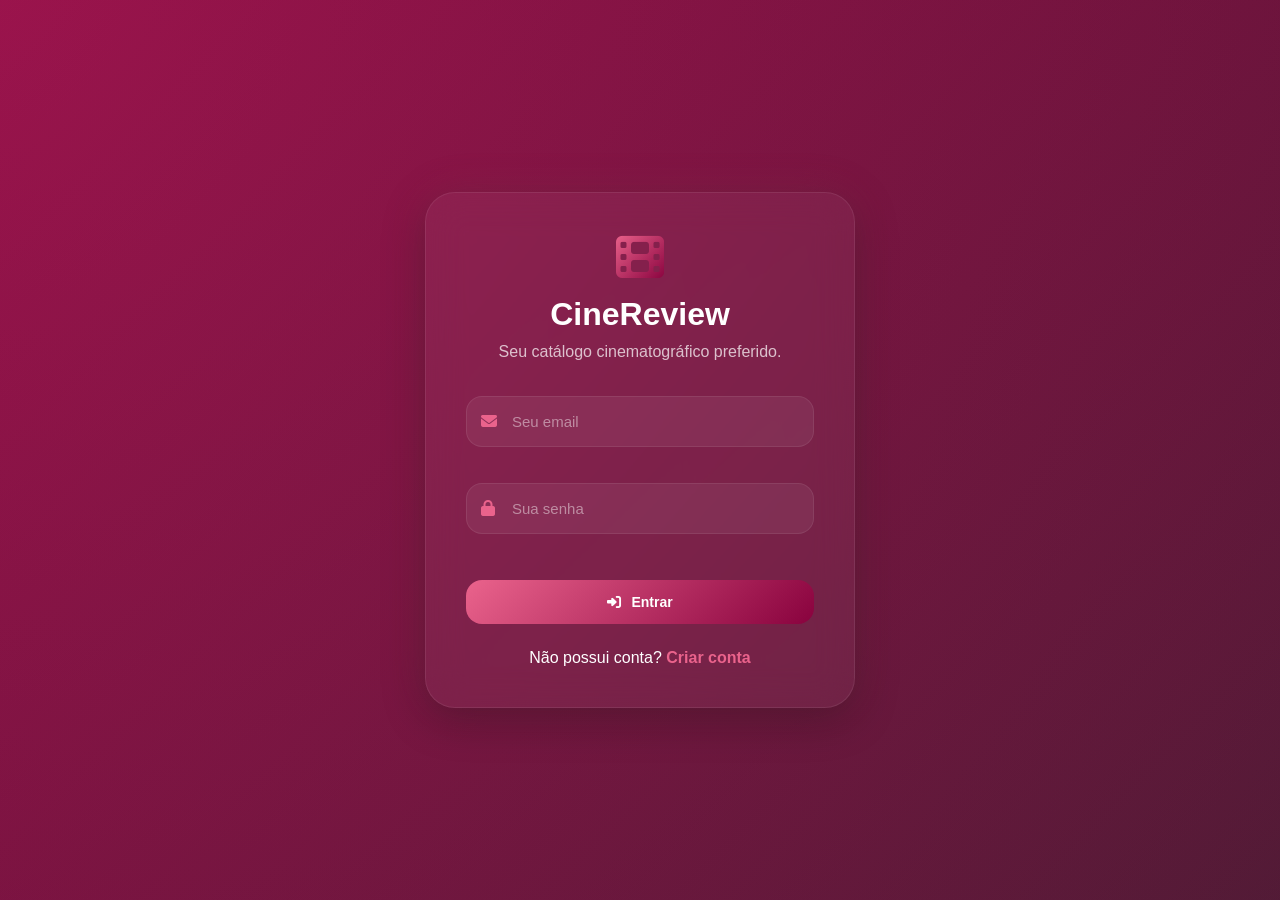
<file: frontend/index.html>
<!DOCTYPE html>
<html lang="pt-BR">

<head>
    <meta charset="UTF-8">
    <meta name="viewport" content="width=device-width, initial-scale=1.0">

    <title>CineReview • Login</title>

    <!-- FONT AWESOME -->
    <link
        rel="stylesheet"
        href="https://cdnjs.cloudflare.com/ajax/libs/font-awesome/6.5.2/css/all.min.css"
    >

    <!-- CSS -->
    <link rel="stylesheet" href="css/styles.css">
</head>

<body>

    <div class="auth-container">

        <div class="auth-card">

            <div class="logo-area">
                <i class="fa-solid fa-film"></i>

                <h1>CineReview</h1>

                <p>
                    Seu catálogo cinematográfico preferido.
                </p>
            </div>

            <form id="form-login">

                <div class="input-group">

                    <i class="fa-solid fa-envelope"></i>

                    <input
                        type="email"
                        id="email"
                        placeholder="Seu email"
                        required
                    >

                </div>

                <div class="input-group">

                    <i class="fa-solid fa-lock"></i>

                    <input
                        type="password"
                        id="senha"
                        placeholder="Sua senha"
                        required
                    >

                </div>

                <button type="submit" class="btn-primary">

                    <i class="fa-solid fa-right-to-bracket"></i>

                    Entrar

                </button>

            </form>

            <div class="auth-footer">

                <p>
                    Não possui conta?

                    <a href="cadastro.html">
                        Criar conta
                    </a>
                </p>

            </div>

        </div>

    </div>

    <!-- JS -->
    <script src="js/login.js"></script>

</body>

</html>
</file>
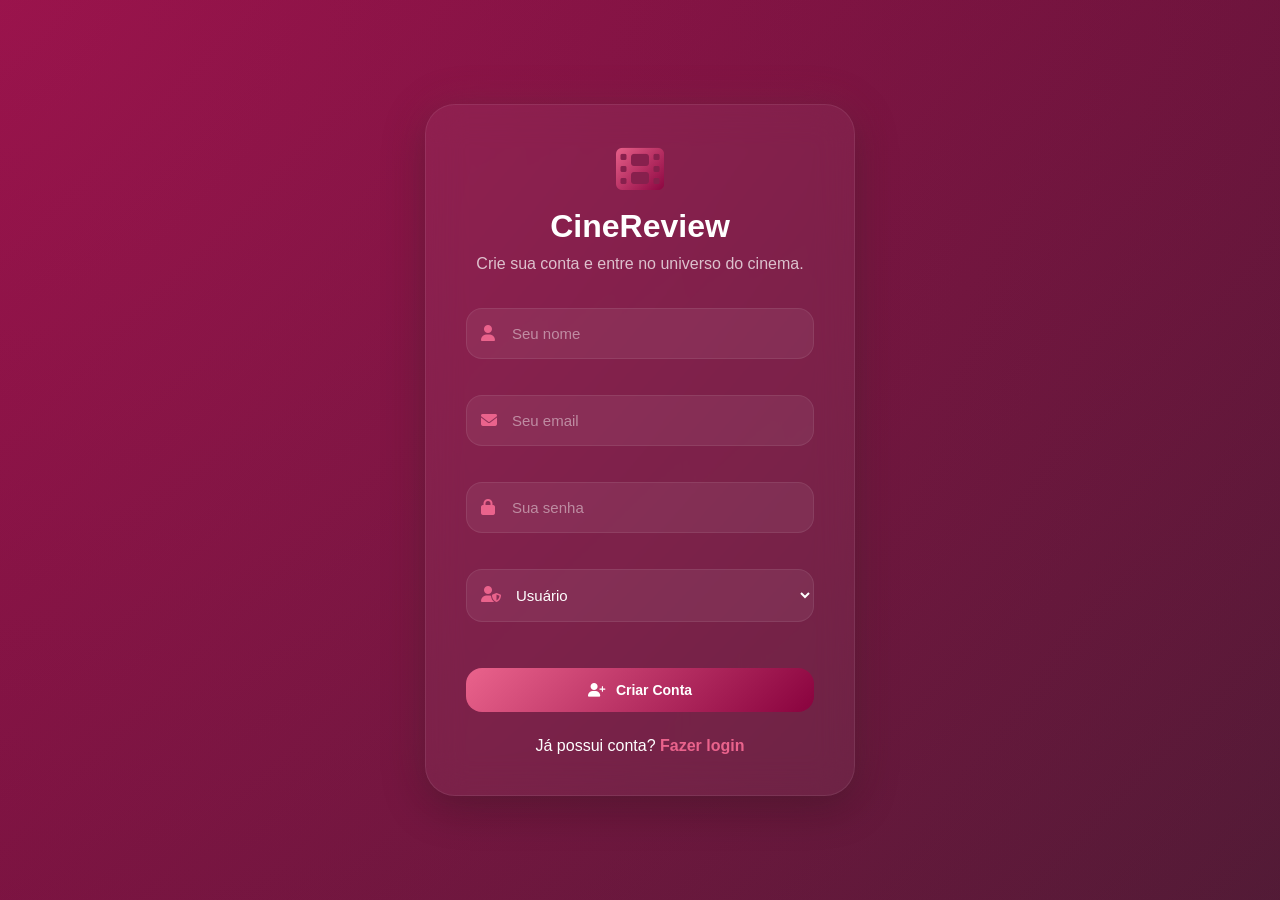
<file: frontend/cadastro.html>
<!DOCTYPE html>
<html lang="pt-BR">

<head>

    <meta charset="UTF-8">

    <meta
        name="viewport"
        content="width=device-width, initial-scale=1.0"
    >

    <title>CineReview • Cadastro</title>

    <link
        rel="stylesheet"
        href="css/styles.css"
    >

    <link
        rel="stylesheet"
        href="https://cdnjs.cloudflare.com/ajax/libs/font-awesome/6.5.2/css/all.min.css"
    >

</head>

<body>

    <div class="particles"></div>

    <div class="auth-container">

        <div class="auth-card">

            <div class="logo-area">

                <div class="logo-circle">
                    <i class="fa-solid fa-film"></i>
                </div>

                <h1>CineReview</h1>

                <p>
                    Crie sua conta e entre no universo do cinema.
                </p>

            </div>

            <form id="form-cadastro">

                <div class="input-group">

                    <i class="fa-solid fa-user"></i>

                    <input
                        type="text"
                        id="nome"
                        placeholder="Seu nome"
                        required
                    >

                </div>

                <div class="input-group">

                    <i class="fa-solid fa-envelope"></i>

                    <input
                        type="email"
                        id="email"
                        placeholder="Seu email"
                        required
                    >

                </div>

                <div class="input-group">

                    <i class="fa-solid fa-lock"></i>

                    <input
                        type="password"
                        id="senha"
                        placeholder="Sua senha"
                        required
                    >

                </div>

                <div class="input-group">

                    <i class="fa-solid fa-user-shield"></i>

                    <select id="perfil">

                        <option value="usuario">
                            Usuário
                        </option>

                        <option value="admin">
                            Administrador
                        </option>

                    </select>

                </div>

                <button
                    type="submit"
                    class="btn-primary"
                >

                    <i class="fa-solid fa-user-plus"></i>

                    Criar Conta

                </button>

            </form>

            <div class="auth-footer">

                <p>

                    Já possui conta?

                    <a href="index.html">
                        Fazer login
                    </a>

                </p>

            </div>

        </div>

    </div>

    <script src="js/cadastro.js"></script>

</body>
</html>
</file>
<file: frontend/css/styles.css>
:root {
    --soft-blush: #ffd9da;
    --blush-rose: #ea638c;
    --dark-raspberry: #89023e;
    --jet-black: #30343f;
    --carbon-black: #1b2021;

    --glass-bg: rgba(255, 255, 255, 0.06);
    --glass-border: rgba(255, 255, 255, 0.08);

    --shadow-main:
        0 10px 40px rgba(0,0,0,0.35);

    --shadow-pink:
        0 0 40px rgba(234,99,140,0.18);
}

* {
    margin: 0;
    padding: 0;
    box-sizing: border-box;
}

html {
    scroll-behavior: smooth;
}

body {
    font-family: Arial, Helvetica, sans-serif;

    min-height: 100vh;

    color: white;

    overflow-x: hidden;

    background:
        radial-gradient(
            circle at top left,
            rgba(234,99,140,0.18),
            transparent 30%
        ),

        radial-gradient(
            circle at bottom right,
            rgba(137,2,62,0.28),
            transparent 35%
        ),

        linear-gradient(
            -45deg,
            var(--carbon-black),
            var(--jet-black),
            #3a2030,
            var(--dark-raspberry)
        );

    background-size: 400% 400%;

    animation: gradientMove 14s ease infinite;
}

/* =========================
   BACKGROUND
========================= */

body::before {
    content: "";

    position: fixed;

    inset: 0;

    background:
        url("https://www.transparenttextures.com/patterns/stardust.png");

    opacity: 0.08;

    pointer-events: none;

    z-index: -1;
}

@keyframes gradientMove {

    0% {
        background-position: 0% 50%;
    }

    50% {
        background-position: 100% 50%;
    }

    100% {
        background-position: 0% 50%;
    }
}

/* =========================
   APP
========================= */

#app {
    display: grid;

    grid-template-columns: 260px 1fr;

    min-height: 100vh;
}

/* =========================
   SIDEBAR
========================= */

.sidebar {

    position: sticky;

    top: 0;

    height: 100vh;

    padding: 30px 22px;

    background: rgba(27, 32, 33, 0.82);

    border-right: 1px solid var(--glass-border);

    backdrop-filter: blur(18px);

    z-index: 100;
}

.logo {

    display: flex;

    align-items: center;

    gap: 12px;

    margin-bottom: 40px;

    color: var(--soft-blush);

    font-size: 26px;

    font-weight: bold;
}

.logo i {

    color: var(--blush-rose);

    font-size: 30px;

    animation: pulseLogo 2s infinite;
}

@keyframes pulseLogo {

    0% {
        transform: scale(1);
    }

    50% {
        transform: scale(1.08);
    }

    100% {
        transform: scale(1);
    }
}

/* =========================
   NAV
========================= */

nav {

    display: flex;

    flex-direction: column;

    gap: 12px;
}

.nav-btn,
button {

    display: flex;

    align-items: center;

    justify-content: center;

    gap: 10px;

    padding: 14px 18px;

    border: none;

    border-radius: 16px;

    cursor: pointer;

    color: white;

    font-weight: bold;

    font-size: 14px;

    transition:
        transform 0.25s ease,
        box-shadow 0.25s ease,
        opacity 0.25s ease;

    position: relative;

    overflow: hidden;
}

button {

    background: linear-gradient(
        135deg,
        var(--blush-rose),
        var(--dark-raspberry)
    );
}

.nav-btn {

    justify-content: flex-start;

    background: rgba(255,255,255,0.05);

    border: 1px solid rgba(255,255,255,0.06);

    color: var(--soft-blush);
}

.nav-btn::before,
button::before {

    content: "";

    position: absolute;

    inset: 0;

    background:
        linear-gradient(
            120deg,
            transparent,
            rgba(255,255,255,0.18),
            transparent
        );

    transform: translateX(-100%);

    transition: 0.6s ease;
}

.nav-btn:hover::before,
button:hover::before {

    transform: translateX(100%);
}

.nav-btn:hover,
.nav-btn.active,
button:hover {

    transform: translateY(-3px);

    box-shadow:
        0 12px 24px rgba(234,99,140,0.25),
        0 0 20px rgba(234,99,140,0.15);

    opacity: 0.97;
}

button:active {
    transform: scale(0.98);
}

/* =========================
   CONTENT
========================= */

.content {
    padding: 34px;
}

/* =========================
   TOPO
========================= */

.topo {

    display: flex;

    justify-content: space-between;

    align-items: center;

    gap: 20px;

    margin-bottom: 36px;

    animation: fadeDown 0.7s ease;
}

.topo h1 {

    font-size: clamp(32px, 5vw, 52px);

    color: var(--soft-blush);

    text-shadow:
        0 0 20px rgba(234,99,140,0.25);
}

.topo p {

    color: rgba(255,217,218,0.75);
}

.badge {

    padding: 10px 16px;

    border-radius: 999px;

    background: rgba(255,255,255,0.08);

    border: 1px solid rgba(255,255,255,0.08);

    color: var(--soft-blush);

    backdrop-filter: blur(8px);
}

/* =========================
   TELAS
========================= */

.tela {
    display: none;

    animation: fadeUp 0.45s ease;
}

.tela.ativa {
    display: block;
}

/* =========================
   TITLES
========================= */

.section-header {

    display: flex;

    justify-content: space-between;

    align-items: center;

    gap: 16px;

    margin-bottom: 22px;
}

.subtitulo {

    margin-top: 4px;

    color: rgba(255,255,255,0.72);
}

h2 {

    color: var(--soft-blush);

    font-size: 32px;
}

/* =========================
   GRID
========================= */

.grid-cards {

    display: grid;

    grid-template-columns:
        repeat(auto-fit, minmax(320px, 1fr));

    gap: 24px;
}

/* =========================
   CARD
========================= */

.card {

    position: relative;

    overflow: hidden;

    border-radius: 26px;

    padding: 26px;

    background:
        linear-gradient(
            180deg,
            rgba(255,255,255,0.08),
            rgba(255,255,255,0.04)
        );

    border: 1px solid rgba(255,255,255,0.08);

    backdrop-filter: blur(14px);

    box-shadow:
        0 12px 35px rgba(0,0,0,0.28);

    transition:
        transform 0.25s ease,
        border-color 0.25s ease,
        box-shadow 0.25s ease;

    animation: cardEnter 0.45s ease;
}

.card::after {

    content: "";

    position: absolute;

    inset: 0;

    background:
        radial-gradient(
            circle at top right,
            rgba(234,99,140,0.22),
            transparent 38%
        );

    opacity: 0;

    transition: 0.25s ease;

    pointer-events: none;
}

.card:hover {

    transform: translateY(-6px);

    border-color: rgba(234,99,140,0.28);

    box-shadow:
        0 16px 40px rgba(0,0,0,0.34),
        0 0 24px rgba(234,99,140,0.12);
}

.card:hover::after {
    opacity: 1;
}

.card h3 {

    display: flex;

    align-items: center;

    gap: 10px;

    color: var(--blush-rose);

    margin-bottom: 16px;

    font-size: 20px;
}

.card p {

    color: rgba(255,255,255,0.9);

    line-height: 1.6;

    margin-bottom: 10px;
}

.card .id {

    display: inline-block;

    margin-top: 16px;

    font-size: 12px;

    color: rgba(255,255,255,0.6);

    word-break: break-all;
}

/* =========================
   FORM
========================= */

.form-container {

    max-width: 760px;

    padding: 34px;

    border-radius: 28px;

    background:
        linear-gradient(
            180deg,
            rgba(255,255,255,0.08),
            rgba(255,255,255,0.04)
        );

    border: 1px solid rgba(255,255,255,0.08);

    backdrop-filter: blur(14px);

    box-shadow:
        0 12px 35px rgba(0,0,0,0.24);

    margin-bottom: 36px;
}

form {

    display: grid;

    gap: 16px;

    margin-top: 18px;
}

/* =========================
   INPUTS
========================= */

input,
textarea,
select {

    width: 100%;

    padding: 16px;

    border-radius: 16px;

    border: 1px solid rgba(255,255,255,0.08);

    background: rgba(255,255,255,0.06);

    color: white;

    outline: none;

    font-size: 15px;

    transition: 0.25s ease;
}

textarea {

    resize: vertical;

    min-height: 120px;
}

input::placeholder,
textarea::placeholder {

    color: rgba(255,255,255,0.45);
}

input:focus,
textarea:focus,
select:focus {

    border-color: var(--blush-rose);

    background: rgba(255,255,255,0.08);

    box-shadow:
        0 0 0 4px rgba(234,99,140,0.15);
}

select option {

    background: var(--carbon-black);

    color: white;
}

/* =========================
   ACTIONS
========================= */

.acoes-card {

    position: relative;

    z-index: 10;

    display: flex;

    gap: 12px;

    flex-wrap: wrap;

    margin-top: 20px;
}

.acoes-card button {

    flex: 1;

    min-width: 120px;
}

/* =========================
   AUTH
========================= */

.auth-container {

    min-height: 100vh;

    display: flex;

    justify-content: center;

    align-items: center;

    padding: 20px;
}

.auth-card {

    width: 100%;

    max-width: 430px;

    padding: 40px;

    border-radius: 30px;

    background: rgba(255,255,255,0.05);

    backdrop-filter: blur(18px);

    border: 1px solid rgba(255,255,255,0.08);

    box-shadow:
        var(--shadow-main),
        var(--shadow-pink);

    animation: fadeUp 0.8s ease;
}

.logo-area {

    text-align: center;

    margin-bottom: 35px;
}

.logo-area i {

    font-size: 3rem;

    margin-bottom: 15px;

    background: linear-gradient(
        135deg,
        var(--blush-rose),
        var(--dark-raspberry)
    );

    -webkit-background-clip: text;

    -webkit-text-fill-color: transparent;
}

.logo-area h1 {

    font-size: 2rem;

    margin-bottom: 10px;
}

.logo-area p {

    color: rgba(255,255,255,0.72);
}

.input-group {

    position: relative;

    margin-bottom: 20px;
}

.input-group i {

    position: absolute;

    top: 17px;

    left: 15px;

    color: var(--blush-rose);
}

.input-group input,
.input-group select {

    padding-left: 45px;
}

.btn-primary {

    width: 100%;

    margin-top: 10px;
}

.auth-footer {

    margin-top: 25px;

    text-align: center;
}

.auth-footer a {

    color: var(--blush-rose);

    text-decoration: none;

    font-weight: bold;
}

.auth-footer a:hover {

    opacity: 0.8;
}

/* =========================
   ANIMATIONS
========================= */

@keyframes fadeDown {

    from {
        opacity: 0;
        transform: translateY(-18px);
    }

    to {
        opacity: 1;
        transform: translateY(0);
    }
}

@keyframes fadeUp {

    from {
        opacity: 0;
        transform: translateY(18px);
    }

    to {
        opacity: 1;
        transform: translateY(0);
    }
}

@keyframes cardEnter {

    from {
        opacity: 0;
        transform: translateY(14px);
    }

    to {
        opacity: 1;
        transform: translateY(0);
    }
}

/* =========================
   RESPONSIVO
========================= */

@media (max-width: 950px) {

    #app {
        grid-template-columns: 1fr;
    }

    .sidebar {

        position: relative;

        height: auto;

        border-right: none;

        border-bottom:
            1px solid rgba(255,255,255,0.08);
    }

    nav {

        flex-direction: row;

        flex-wrap: wrap;
    }

    .nav-btn {

        justify-content: center;

        flex: 1;

        min-width: 150px;
    }

    .content {
        padding: 24px;
    }

    .topo {

        flex-direction: column;

        align-items: flex-start;
    }
}

@media (max-width: 560px) {

    .content {
        padding: 16px;
    }

    .sidebar {
        padding: 18px;
    }

    .section-header {

        flex-direction: column;

        align-items: stretch;
    }

    button,
    .nav-btn {
        width: 100%;
    }

    .grid-cards {
        grid-template-columns: 1fr;
    }

    .acoes-card {
        flex-direction: column;
    }

    .acoes-card button {
        width: 100%;
    }

    .topo h1 {
        font-size: 34px;
    }

    h2 {
        font-size: 24px;
    }

    .auth-card {
        padding: 28px 22px;
    }
}
</file>
